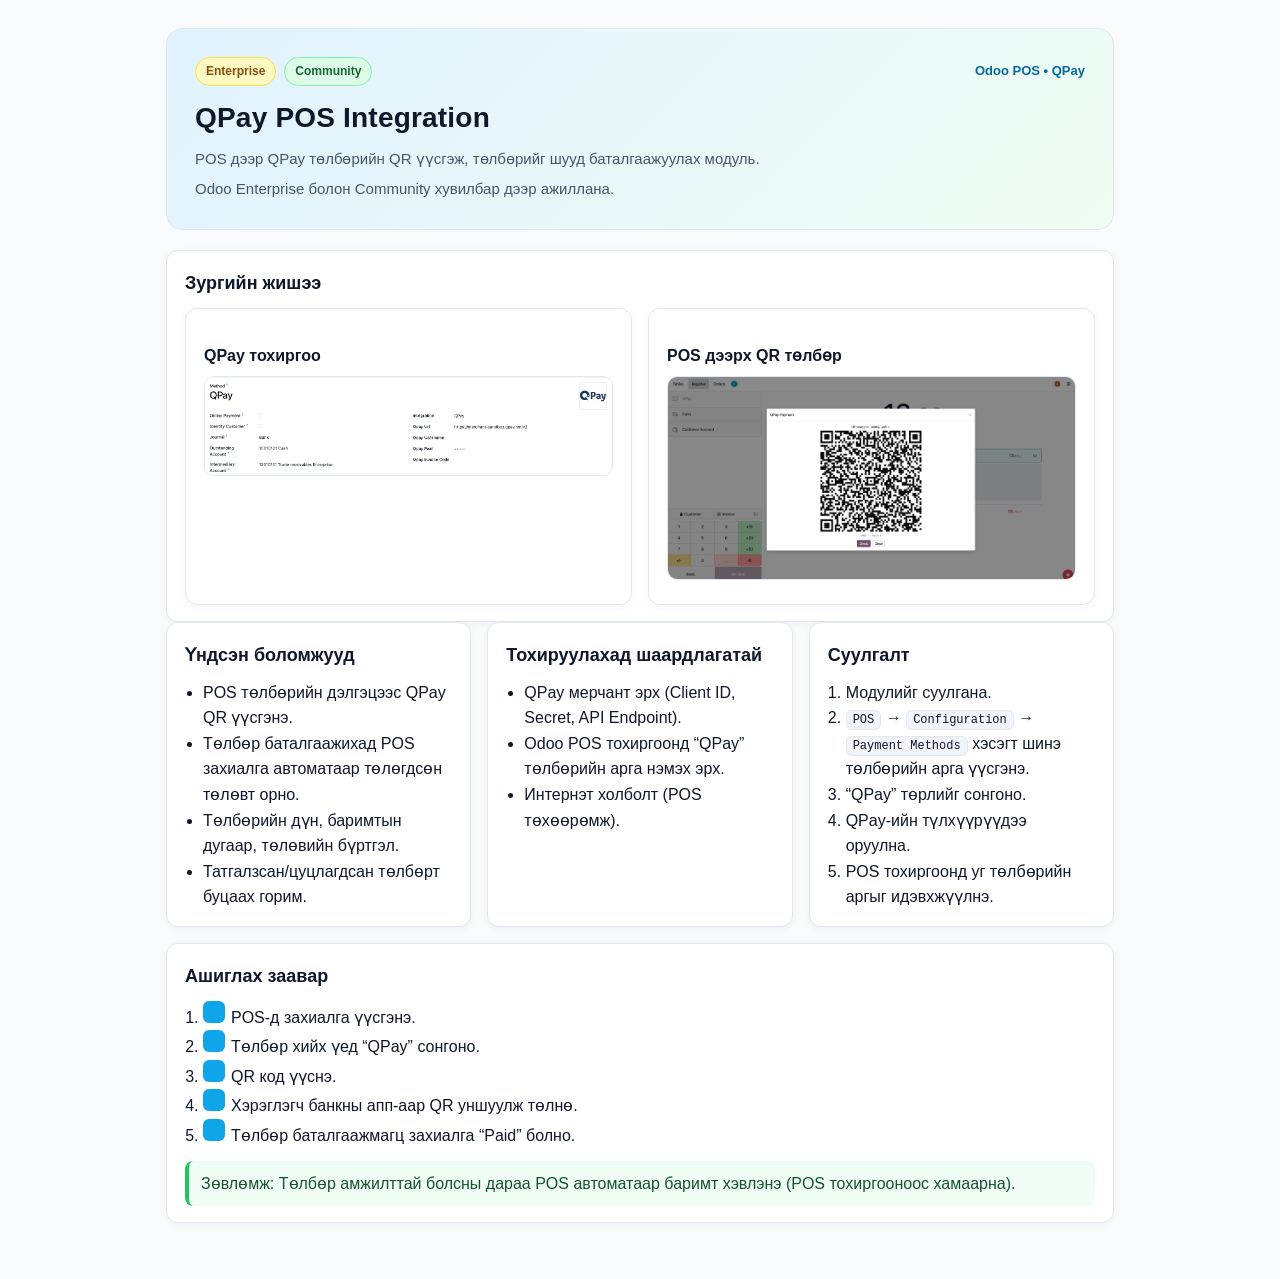
<file: sb_qpay_pos/static/description/index.html>
<!DOCTYPE html>
<html lang="mn">
<head>
  <meta charset="UTF-8">
  <meta name="viewport" content="width=device-width, initial-scale=1.0">
  <title>QPay POS - Танилцуулга, Заавар</title>
  <style>
    :root {
      --ink: #0f172a;
      --muted: #475569;
      --brand: #0ea5e9;
      --accent: #22c55e;
      --bg: #f8fafc;
      --card: #ffffff;
      --border: #e2e8f0;
    }
    * { box-sizing: border-box; }
    body {
      margin: 0;
      font-family: -apple-system, BlinkMacSystemFont, "Segoe UI", Roboto, "Helvetica Neue", Arial, sans-serif;
      color: var(--ink);
      background: var(--bg);
      line-height: 1.6;
    }
    .qpay-wrap {
      max-width: 980px;
      margin: 0 auto;
      padding: 28px 16px 56px;
    }
    .qpay-hero {
      background: linear-gradient(135deg, #e0f2fe 0%, #f0fdf4 100%);
      border: 1px solid var(--border);
      border-radius: 16px;
      padding: 28px;
      margin-bottom: 20px;
    }
    .qpay-topbar {
      display: flex;
      align-items: center;
      justify-content: space-between;
      gap: 12px;
      margin-bottom: 10px;
      flex-wrap: wrap;
    }
    .qpay-hero h1 {
      margin: 0 0 6px 0;
      font-size: 28px;
      letter-spacing: 0.2px;
    }
    .qpay-hero p {
      margin: 0;
      color: var(--muted);
      font-size: 15px;
    }
    .qpay-pill {
      display: inline-block;
      padding: 4px 10px;
      border-radius: 999px;
      background: #e0f2fe;
      color: #0369a1;
      font-size: 12px;
      font-weight: 600;
      margin-bottom: 0;
    }
    .qpay-pill-outline {
      background: #ffffff;
      border: 1px solid var(--border);
      color: var(--ink);
    }
    .qpay-pill-community {
      background: #dcfce7;
      border: 1px solid #86efac;
      color: #166534;
    }
    .qpay-pill-enterprise {
      background: #fef9c3;
      border: 1px solid #fde047;
      color: #854d0e;
    }
    .qpay-pill-wrap {
      display: inline-flex;
      gap: 8px;
      flex-wrap: wrap;
    }
    .qpay-right-label {
      color: #0369a1;
      font-weight: 700;
      font-size: 13px;
    }
    .qpay-grid {
      display: grid;
      grid-template-columns: repeat(auto-fit, minmax(260px, 1fr));
      gap: 16px;
      width: 100%;
    }
    .qpay-card {
      background: var(--card);
      border: 1px solid var(--border);
      border-radius: 12px;
      padding: 18px 18px 16px;
      box-shadow: 0 2px 8px rgba(15, 23, 42, 0.04);
      width: 100%;
    }
    h2 {
      font-size: 18px;
      margin: 0 0 10px 0;
    }
    h3 {
      font-size: 16px;
      margin: 16px 0 8px 0;
    }
    ul, ol {
      margin: 0 0 0 18px;
      padding: 0;
    }
    .qpay-muted { color: var(--muted); }
    .qpay-step {
      display: inline-flex;
      align-items: center;
      justify-content: center;
      width: 22px;
      height: 22px;
      border-radius: 6px;
      background: var(--brand);
      color: #fff;
      font-size: 12px;
      font-weight: 700;
      margin-right: 6px;
    }
    .qpay-note {
      border-left: 4px solid var(--accent);
      background: #f0fdf4;
      padding: 10px 12px;
      border-radius: 8px;
      color: #14532d;
      margin-top: 12px;
    }
    .qpay-footer {
      margin-top: 22px;
      font-size: 13px;
      color: var(--muted);
    }
    .qpay-kbd {
      padding: 2px 6px;
      border: 1px solid var(--border);
      border-radius: 6px;
      background: #f1f5f9;
      font-family: ui-monospace, SFMono-Regular, Menlo, Monaco, Consolas, "Liberation Mono", "Courier New", monospace;
      font-size: 12px;
    }
  </style>
</head>
<body>
  <div class="qpay-wrap">
    <section class="qpay-hero">
      <div class="qpay-topbar">
        <div class="qpay-pill-wrap">
          <span class="qpay-pill qpay-pill-enterprise" style="background:#fef9c3;border:1px solid #fde047;color:#854d0e;">Enterprise</span>
          <span class="qpay-pill qpay-pill-community" style="background:#dcfce7;border:1px solid #86efac;color:#166534;">Community</span>
        </div>
        <div class="qpay-right-label" style="color:#0369a1;font-weight:700;">Odoo POS • QPay</div>
      </div>
      <h1>QPay POS Integration</h1>
      <p>POS дээр QPay төлбөрийн QR үүсгэж, төлбөрийг шууд баталгаажуулах модуль.</p>
      <p class="qpay-muted" style="margin-top:6px;">Odoo Enterprise болон Community хувилбар дээр ажиллана.</p>
    </section>
    <section class="qpay-card" style="margin-top:16px;">
      <h2>Зургийн жишээ</h2>
      <div class="qpay-grid">
        <div class="qpay-card">
          <h3>QPay тохиргоо</h3>
          <img src="payment_method_qpay_config.png" alt="QPay payment method configuration" style="width:100%;border:1px solid var(--border);border-radius:10px;">
        </div>
        <div class="qpay-card">
          <h3>POS дээрх QR төлбөр</h3>
          <img src="pos_qpay_image.png" alt="POS QPay QR payment screen" style="width:100%;border:1px solid var(--border);border-radius:10px;">
        </div>
      </div>
    </section>
    <div class="qpay-grid">
      <section class="qpay-card">
        <h2>Үндсэн боломжууд</h2>
        <ul>
          <li>POS төлбөрийн дэлгэцээс QPay QR үүсгэнэ.</li>
          <li>Төлбөр баталгаажихад POS захиалга автоматаар төлөгдсөн төлөвт орно.</li>
          <li>Төлбөрийн дүн, баримтын дугаар, төлөвийн бүртгэл.</li>
          <li>Татгалзсан/цуцлагдсан төлбөрт буцаах горим.</li>
        </ul>
      </section>

      <section class="qpay-card">
        <h2>Тохируулахад шаардлагатай</h2>
        <ul>
          <li>QPay мерчант эрх (Client ID, Secret, API Endpoint).</li>
          <li>Odoo POS тохиргоонд “QPay” төлбөрийн арга нэмэх эрх.</li>
          <li>Интернэт холболт (POS төхөөрөмж).</li>
        </ul>
      </section>

      <section class="qpay-card">
        <h2>Суулгалт</h2>
        <ol>
          <li>Модулийг суулгана.</li>
          <li><span class="qpay-kbd">POS</span> → <span class="qpay-kbd">Configuration</span> → <span class="qpay-kbd">Payment Methods</span> хэсэгт шинэ төлбөрийн арга үүсгэнэ.</li>
          <li>“QPay” төрлийг сонгоно.</li>
          <li>QPay-ийн түлхүүрүүдээ оруулна.</li>
          <li>POS тохиргоонд уг төлбөрийн аргыг идэвхжүүлнэ.</li>
        </ol>
      </section>
    </div>

    <section class="qpay-card" style="margin-top:16px;">
      <h2>Ашиглах заавар</h2>
      <ol>
        <li><span class="qpay-step"></span>POS-д захиалга үүсгэнэ.</li>
        <li><span class="qpay-step"></span>Төлбөр хийх үед “QPay” сонгоно.</li>
        <li><span class="qpay-step"></span>QR код үүснэ.</li>
        <li><span class="qpay-step"></span>Хэрэглэгч банкны апп-аар QR уншуулж төлнө.</li>
        <li><span class="qpay-step"></span>Төлбөр баталгаажмагц захиалга “Paid” болно.</li>
      </ol>
      <div class="qpay-note">Зөвлөмж: Төлбөр амжилттай болсны дараа POS автоматаар баримт хэвлэнэ (POS тохиргооноос хамаарна).</div>
    </section>

  </div>
</body>
</html>
</file>
